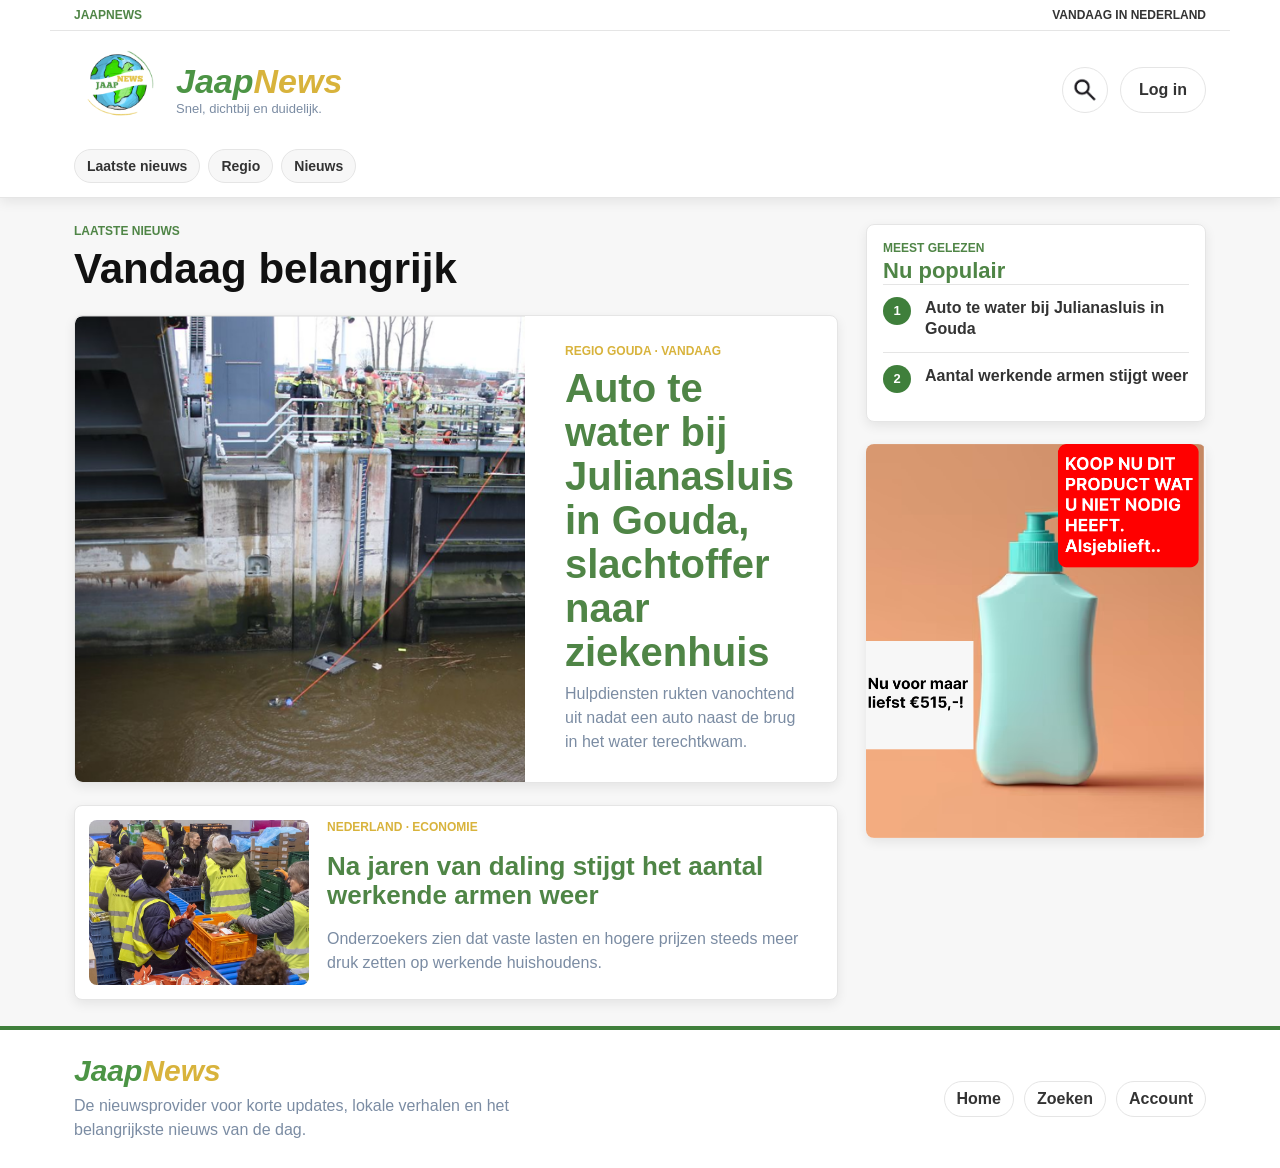
<file: index.html>
<!DOCTYPE html>
<html lang="nl">

<head>
    <meta charset="UTF-8">
    <meta name="viewport" content="width=device-width, initial-scale=1.0">
    <title>JaapNews</title>

    <link rel="icon" href="./images/LOGO.png">
    <link rel="stylesheet" href="./css/style.css">
    <script src="./js/session.js" defer></script>
    <script src="./js/layout.js" defer></script>
    <script src="./js/home.js" defer></script>
</head>

<body>

<div class="page-layout">
    <site-header show-create></site-header>

    <main class="site-container content-layout">
        <section class="main-feed" aria-labelledby="latest-title">
            <div class="section-heading">
                <span class="eyebrow">Laatste nieuws</span>
                <h1 id="latest-title">Vandaag belangrijk</h1>
            </div>

            <div class="home-feed" data-home-feed>
                <p class="empty-results">Artikelen laden...</p>
            </div>
        </section>

        <aside class="sidebar" aria-label="Zijbalk">
            <section class="side-panel">
                <div class="section-heading compact">
                    <span class="eyebrow">Meest gelezen</span>
                    <h2>Nu populair</h2>
                </div>

                <ol class="trending-list" data-trending-list></ol>
            </section>

            <aside class="ad-section" aria-label="Advertentie">
                <img src="images/AD-Phone.png" alt="Advertentie" class="ad ad-phone">
                <img src="images/AD-Laptop.png" alt="Advertentie" class="ad ad-laptop">
            </aside>
        </aside>
    </main>

    <site-footer></site-footer>
</div>

</body>

</html>
</file>
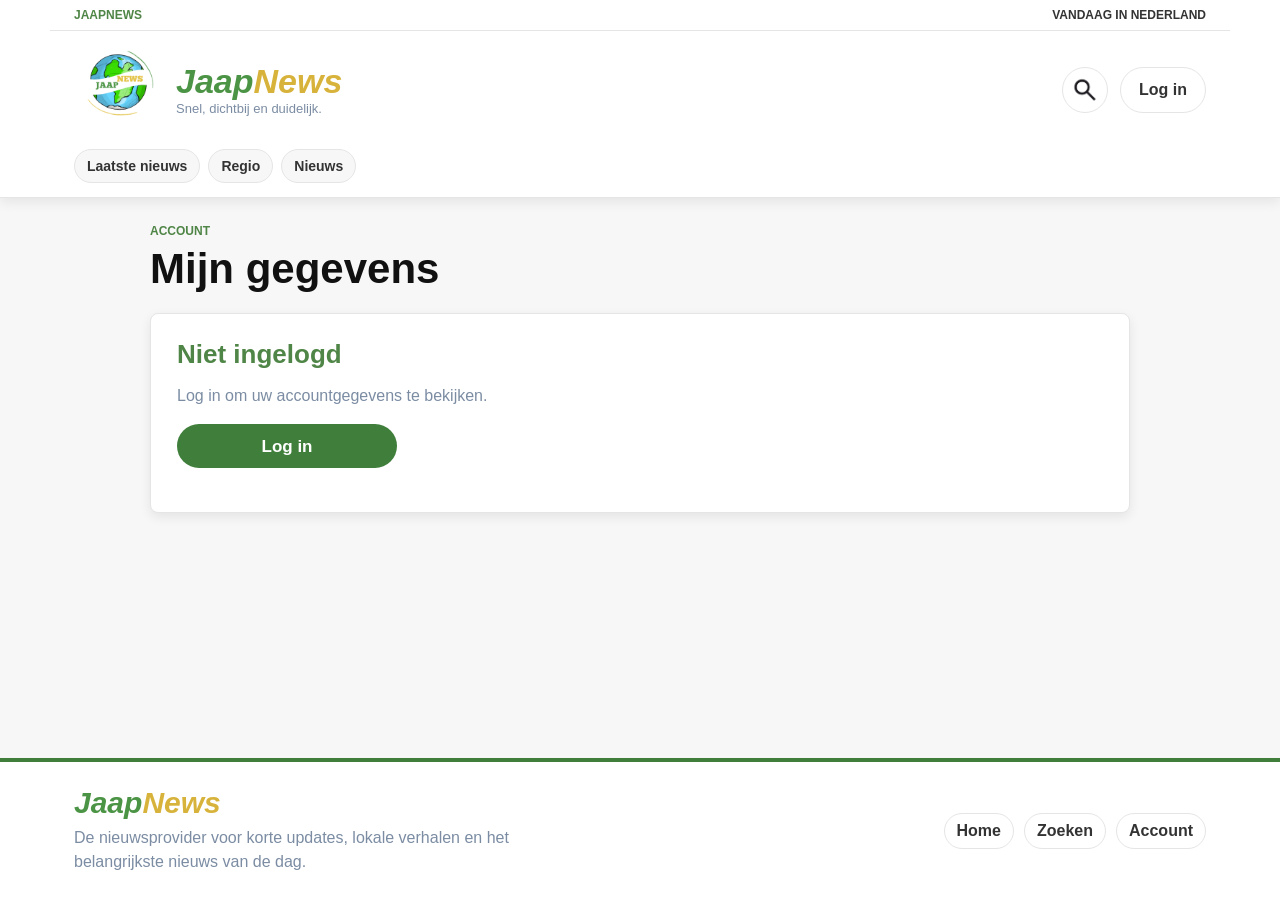
<file: pages/account.html>
<!DOCTYPE html>
<html lang="nl">

<head>
    <meta charset="UTF-8">
    <meta name="viewport" content="width=device-width, initial-scale=1.0">
    <title>JaapNews - Account</title>

    <link rel="icon" href="../images/LOGO.png">
    <link rel="stylesheet" href="../css/style.css">
    <script src="../js/session.js" defer></script>
    <script src="../js/layout.js" defer></script>
    <script src="../js/account.js" defer></script>
</head>

<body>

<div class="page-layout">
    <site-header show-create></site-header>

    <main class="account-page site-container">
        <section class="account-shell" aria-labelledby="account-title">
            <div class="section-heading">
                <span class="eyebrow">Account</span>
                <h1 id="account-title">Mijn gegevens</h1>
            </div>

            <div data-account-content>
                <p class="empty-results">Account laden...</p>
            </div>
        </section>
    </main>

    <site-footer></site-footer>
</div>

</body>

</html>
</file>
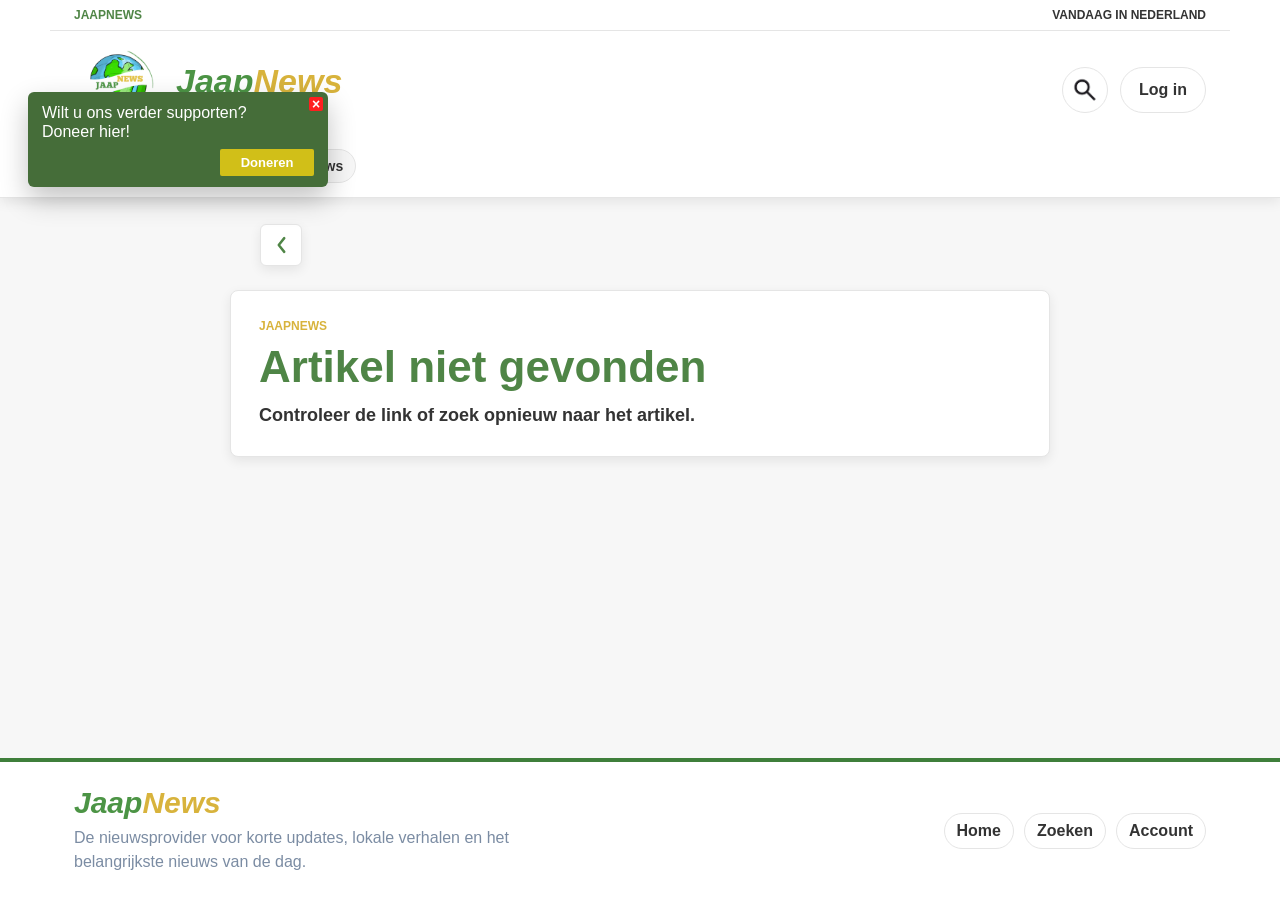
<file: pages/article.html>
<!DOCTYPE html>
<html lang="nl">

<head>
    <meta charset="UTF-8">
    <meta name="viewport" content="width=device-width, initial-scale=1.0">
    <title data-page-title>JaapNews - Artikel</title>

    <link rel="icon" href="../images/LOGO.png">
    <link rel="stylesheet" href="../css/style.css">
    <script src="../js/session.js" defer></script>
    <script src="../js/layout.js" defer></script>
    <script src="../js/article.js" defer></script>
</head>

<body>

<div class="page-layout">
    <site-header></site-header>

    <main class="article-page site-container">
        <div class="page-toolbar">
            <button class="back-btn" type="button" onclick="history.back()" aria-label="Vorige pagina"></button>
        </div>

        <div data-article>
            <article class="article-content">
                <header class="article-header">
                    <p class="story-meta">JaapNews</p>
                    <h1>Artikel laden...</h1>
                    <p class="article-deck">Een moment geduld.</p>
                </header>
            </article>
        </div>
    </main>

    <site-footer></site-footer>
</div>

</body>

</html>
</file>
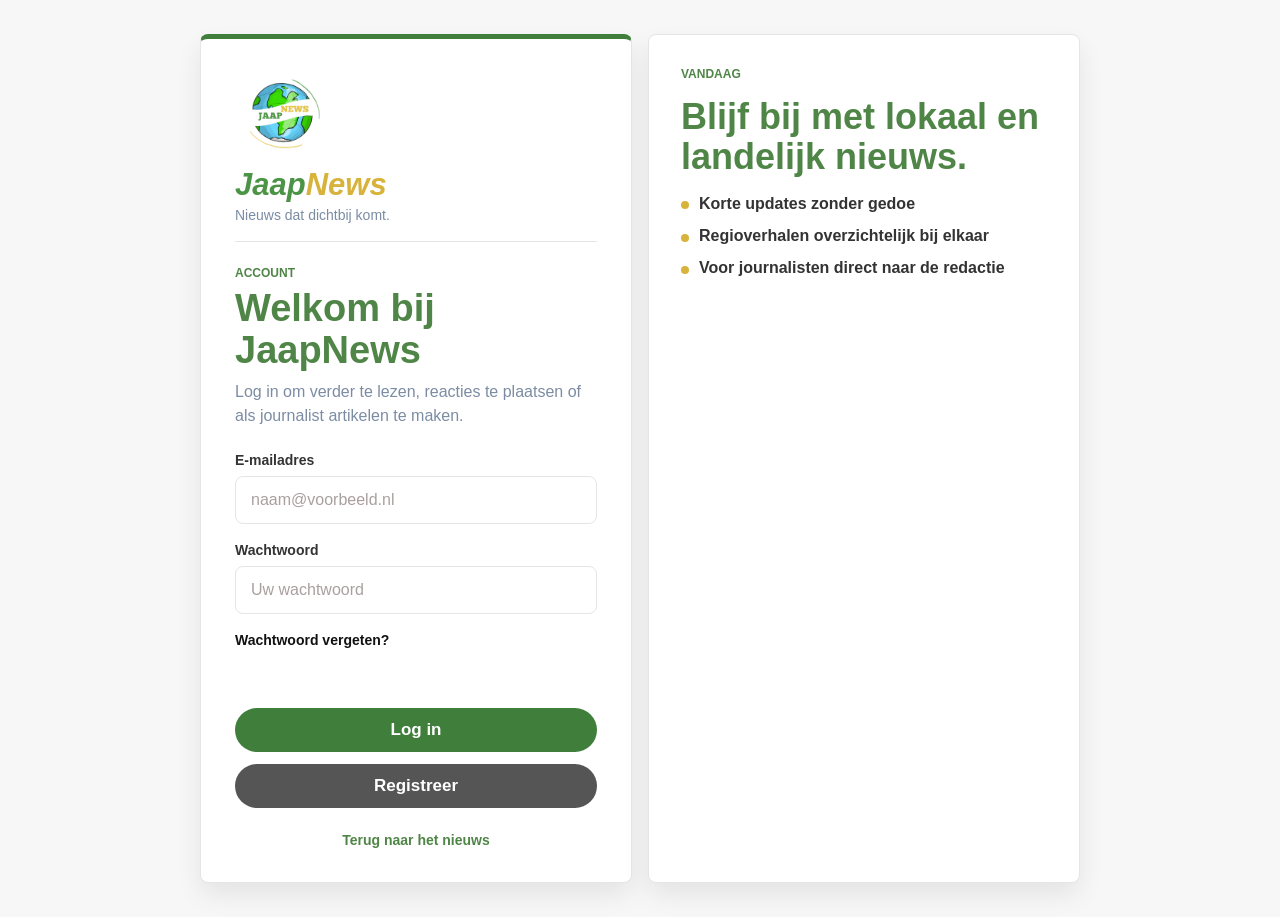
<file: pages/create-article.html>
<!DOCTYPE html>
<html lang="nl">

<head>
    <meta charset="UTF-8">
    <meta name="viewport" content="width=device-width, initial-scale=1.0">
    <title>JaapNews - Cre&euml;er artikel</title>

    <link rel="icon" href="../images/LOGO.png">
    <link rel="stylesheet" href="../css/style.css">
    <script src="../js/session.js" defer></script>
    <script src="../js/layout.js" defer></script>
    <script src="../js/create-article.js" defer></script>
</head>

<body>

<div class="page-layout">
    <site-header></site-header>

    <main class="create-page" data-journalist-content hidden>
        <section class="create-shell" aria-labelledby="create-title">
            <header class="create-header">
                <button class="back-btn" type="button" onclick="history.back()" aria-label="Vorige pagina"></button>

                <div class="create-title-copy">
                    <span class="eyebrow">Redactie</span>
                    <h1 id="create-title">Cre&euml;er artikel</h1>
                    <p>Schrijf kort, duidelijk en nieuwswaardig. De belangrijkste informatie hoort bovenaan.</p>
                </div>

                <p class="editor-status">Concept</p>
            </header>

            <div class="create-layout">
                <form class="create-form" data-create-form>
                    <div class="editor-card">
                        <div class="editor-card-header">
                            <span class="eyebrow">Artikel</span>
                            <span>Nieuwe publicatie</span>
                        </div>

                        <div class="field-group title-field">
                            <label for="article-title">Titel</label>
                            <input id="article-title" type="text"
                                   placeholder="Bijvoorbeeld: Auto te water bij Julianasluis" required>
                            <p class="field-help">Maak de titel concreet en actief.</p>
                        </div>

                        <div class="field-group">
                            <label for="article-summary">Korte intro</label>
                            <input id="article-summary" type="text" placeholder="Vat het nieuws samen in een zin" required>
                            <p class="field-help">Een goede intro vertelt meteen wat er is gebeurd en waarom het
                                telt.</p>
                        </div>

                        <div class="field-group">
                            <label for="article-text">Artikeltekst</label>
                            <textarea id="article-text" placeholder="Schrijf hier het volledige artikel" required></textarea>
                            <p class="field-help">Begin met de kern, voeg daarna context en details toe.</p>
                        </div>
                    </div>

                    <div class="form-actions">
                        <p class="create-message" data-create-message aria-live="polite"></p>
                        <button type="submit" class="btn btn-primary">Maak artikel</button>
                        <a href="../index.html" class="btn btn-secondary">Annuleren</a>
                    </div>
                </form>

                <aside class="editor-sidebar" aria-label="Artikel instellingen">
                    <section class="editor-panel">
                        <div>
                            <span class="eyebrow">Rubriek</span>
                            <h2>Categorie&euml;n</h2>
                        </div>

                        <div class="category-list">
                            <button type="button" data-category="Sport">Sport</button>
                            <button type="button" data-category="Cultuur">Cultuur</button>
                            <button type="button" data-category="Regio">Regio</button>
                            <button type="button" data-category="Ongeval">Ongeval</button>
                            <button type="button" data-category="Weer">Weer</button>
                            <button type="button" data-category="Politiek">Politiek</button>
                        </div>
                    </section>

                    <section class="editor-panel">
                        <div>
                            <span class="eyebrow">Media</span>
                            <h2>Beeld</h2>
                        </div>

                        <input class="visually-hidden" id="article-image" type="file" accept="image/*" data-image-input>
                        <button type="button" class="image-upload" data-image-button>
                            <img src="../images/select-image.png" alt="" data-image-preview>
                            <span data-image-label>Kies afbeelding</span>
                        </button>
                    </section>

                    <section class="editor-panel checklist-panel">
                        <div>
                            <span class="eyebrow">Voor livegang</span>
                            <h2>Publicatiecheck</h2>
                        </div>

                        <ul>
                            <li>Titel is duidelijk</li>
                            <li>Intro geeft de kern</li>
                            <li>Categorie is gekozen</li>
                        </ul>
                    </section>
                </aside>
            </div>
        </section>
    </main>

    <site-footer></site-footer>
</div>

</body>

</html>
</file>
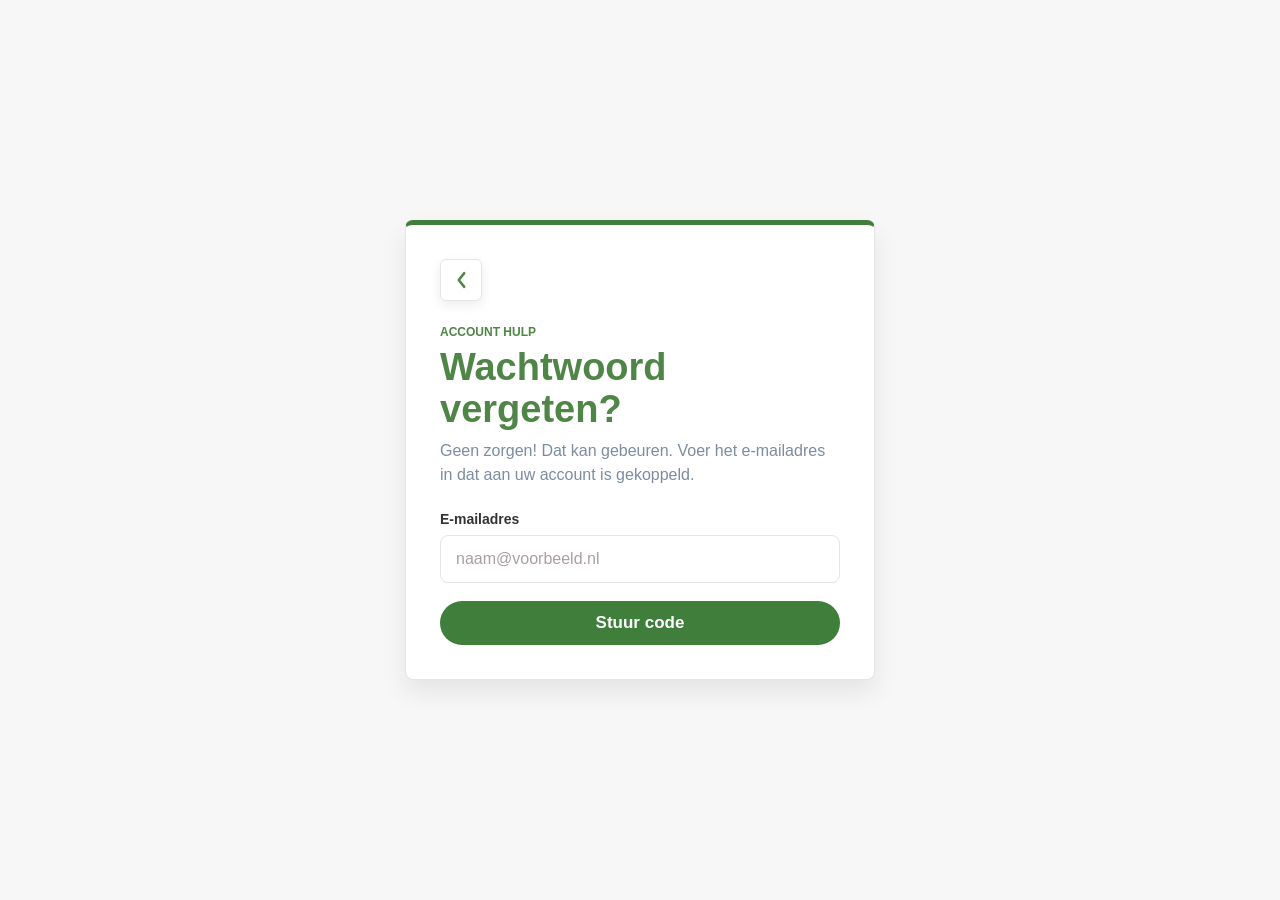
<file: pages/forgot-password.html>
<!DOCTYPE html>
<html lang="nl">

<head>
    <meta charset="UTF-8">
    <meta name="viewport" content="width=device-width, initial-scale=1.0">
    <title>JaapNews - Wachtwoord vergeten</title>

    <link rel="icon" href="../images/LOGO.png">
    <link rel="stylesheet" href="../css/style.css">
</head>

<body>

<main class="auth-page">
    <section class="auth-shell compact-auth" aria-labelledby="forgot-title">
        <div class="auth-card forgot-card">
            <button class="back-btn" type="button" onclick="history.back()" aria-label="Vorige pagina"></button>

            <div class="auth-intro">
                <span class="eyebrow">Account hulp</span>
                <h2 id="forgot-title">Wachtwoord vergeten?</h2>
                <p>Geen zorgen! Dat kan gebeuren. Voer het e-mailadres in dat aan uw account is gekoppeld.</p>
            </div>

            <form class="auth-form">
                <div class="field-group">
                    <label for="email">E-mailadres</label>
                    <input type="email" id="email" placeholder="naam@voorbeeld.nl">
                </div>

                <div class="auth-actions">
                    <a href="login.html" class="btn btn-primary">Stuur code</a>
                </div>
            </form>
        </div>
    </section>
</main>

</body>

</html>
</file>
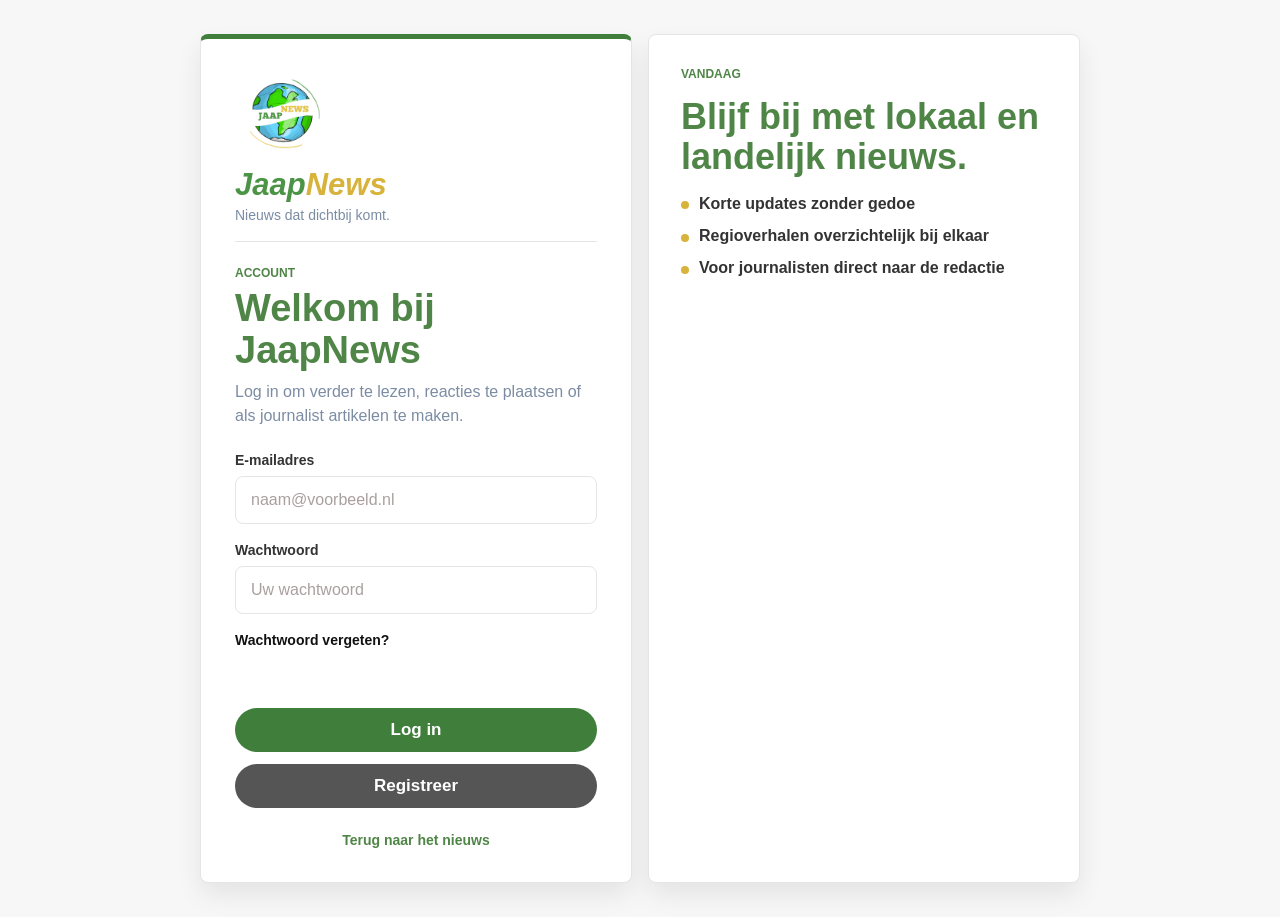
<file: pages/login.html>
<!DOCTYPE html>
<html lang="nl">

<head>
    <meta charset="UTF-8">
    <meta name="viewport" content="width=device-width, initial-scale=1.0">
    <title>JaapNews - Login</title>

    <link rel="icon" href="../images/LOGO.png">
    <link rel="stylesheet" href="../css/style.css">
    <script src="../js/session.js" defer></script>
    <script src="../js/auth.js" defer></script>
</head>

<body>

<main class="auth-page">
    <section class="auth-shell" aria-labelledby="login-title">
        <div class="auth-card">
            <div class="auth-brand">
                <img src="../images/LOGO.png" alt="JaapNews logo" class="auth-logo">
                <div>
                    <span class="brand-name"><span class="jaap">Jaap</span><span class="news">News</span></span>
                    <p>Nieuws dat dichtbij komt.</p>
                </div>
            </div>

            <div class="auth-intro">
                <span class="eyebrow">Account</span>
                <h1 id="login-title">Welkom bij JaapNews</h1>
                <p>Log in om verder te lezen, reacties te plaatsen of als journalist artikelen te maken.</p>
            </div>

            <form class="auth-form" data-login-form>
                <div class="field-group">
                    <label for="email">E-mailadres</label>
                    <input type="email" id="email" placeholder="naam@voorbeeld.nl" required>
                </div>

                <div class="field-group">
                    <label for="password">Wachtwoord</label>
                    <input type="password" id="password" placeholder="Uw wachtwoord" required>
                </div>

                <div class="auth-links">
                    <a href="forgot-password.html" class="forgot-password">Wachtwoord vergeten?</a>
                </div>

                <p class="auth-message" data-auth-message aria-live="polite"></p>

                <div class="auth-actions">
                    <button type="submit" class="btn btn-primary">Log in</button>
                    <button type="button" class="btn btn-secondary" data-register>Registreer</button>
                </div>
            </form>

            <a href="../index.html" class="back-home">Terug naar het nieuws</a>
        </div>

        <aside class="auth-news-panel" aria-label="JaapNews voordelen">
            <span class="eyebrow">Vandaag</span>
            <h2>Blijf bij met lokaal en landelijk nieuws.</h2>
            <ul>
                <li>Korte updates zonder gedoe</li>
                <li>Regioverhalen overzichtelijk bij elkaar</li>
                <li>Voor journalisten direct naar de redactie</li>
            </ul>
        </aside>
    </section>
</main>

</body>

</html>
</file>
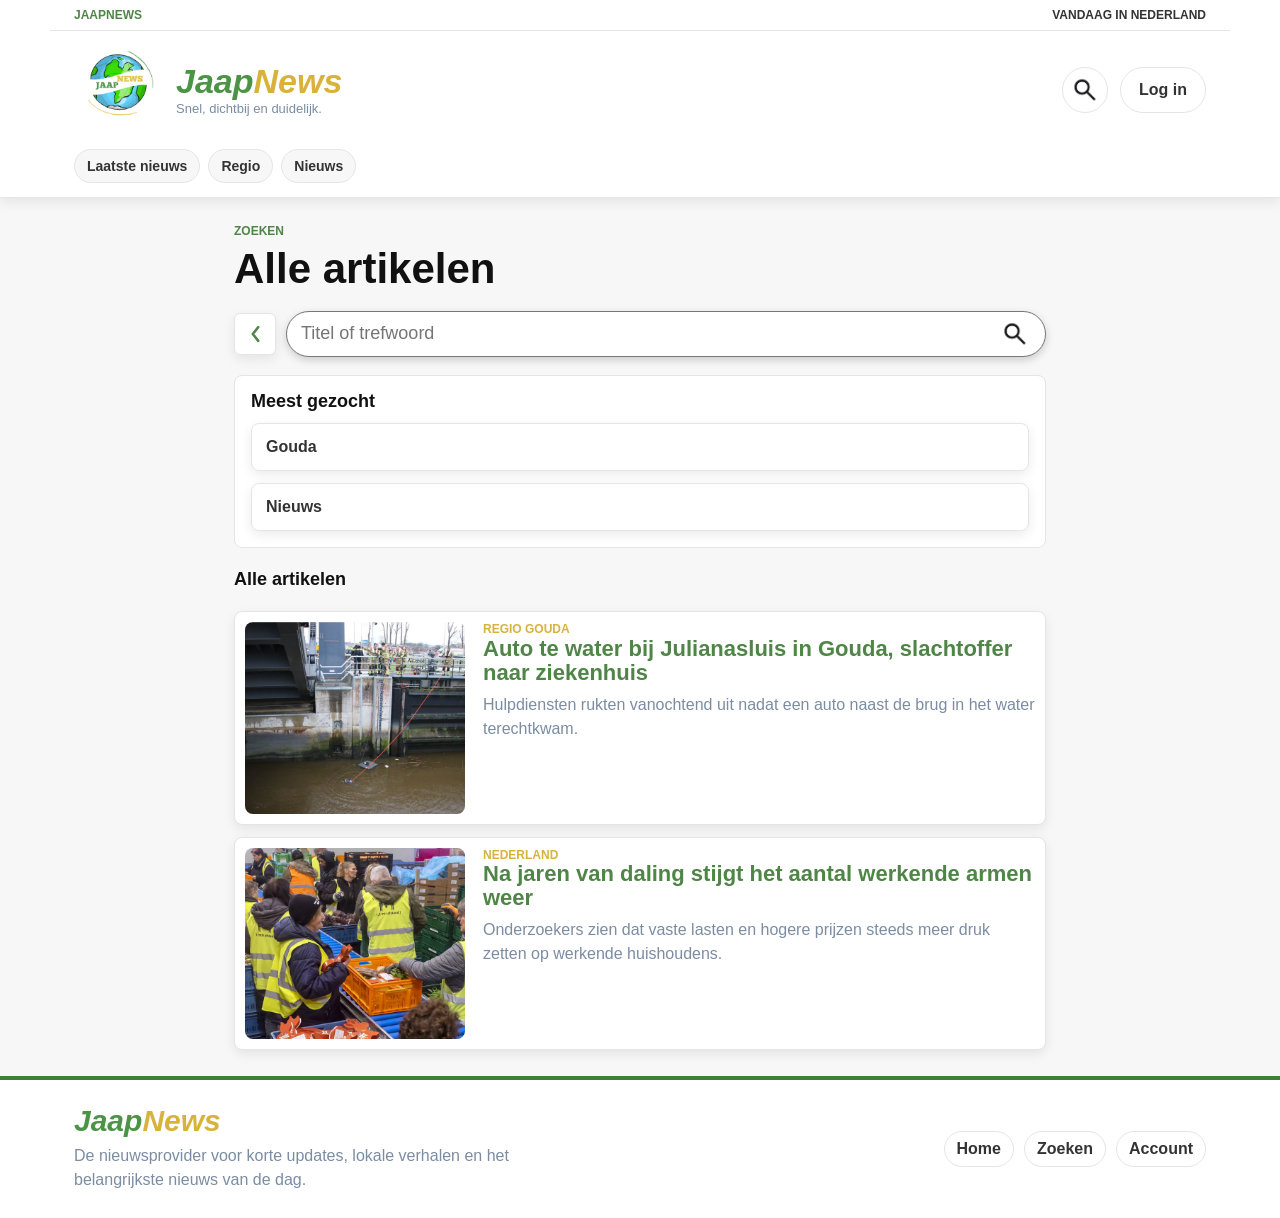
<file: pages/search.html>
<!DOCTYPE html>
<html lang="nl">

<head>
    <meta charset="UTF-8">
    <meta name="viewport" content="width=device-width, initial-scale=1.0">
    <title>JaapNews - Zoeken</title>

    <link rel="icon" href="../images/LOGO.png">
    <link rel="stylesheet" href="../css/style.css">
    <script src="../js/session.js" defer></script>
    <script src="../js/layout.js" defer></script>
    <script src="../js/search.js" defer></script>
</head>

<body>

<div class="page-layout">
    <site-header></site-header>

    <main class="search-page site-container">
        <div class="section-heading">
            <span class="eyebrow" data-search-prefix>Zoeken</span>
            <h1 data-search-heading>Vind nieuws dat ertoe doet</h1>
        </div>

        <form class="search-bar" data-search-form>
            <button class="back-btn" type="button" onclick="history.back()" aria-label="Vorige pagina"></button>

            <div class="search-box">
                <label class="visually-hidden" for="search-input">Titel of trefwoord</label>
                <input id="search-input" type="text" placeholder="Titel of trefwoord" data-search-input>
                <button class="search-submit" type="submit" aria-label="Zoeken">
                    <img src="../images/search.png" alt="">
                </button>
            </div>
        </form>

        <section class="search-section" aria-labelledby="popular-title" data-popular-searches>
            <h2 class="search-title" id="popular-title"><strong>Meest gezocht</strong></h2>

            <div class="popular-list">
                <a href="search.html?q=Gouda" class="popular-item">Gouda</a>
                <a href="search.html?q=Nieuws" class="popular-item">Nieuws</a>
            </div>
        </section>

        <p class="search-title" data-search-title><strong>Alle artikelen</strong></p>

        <section class="search-results" aria-label="Zoekresultaten" data-search-results>
            <p class="empty-results">Artikelen laden...</p>
        </section>
    </main>

    <site-footer></site-footer>
</div>

</body>

</html>
</file>
<file: css/style.css>
:root {
    --white: #fff;
    --surface: #f7f7f7;
    --page-gray: #d9d9d9;
    --auth-gray: #b3b3b3;
    --green: #4f8546;
    --green-action: #3f7f3b;
    --footer-green: #4c9445;
    --gold: #d8b33c;
    --text: #111;
    --text-soft: #7b8ca3;
    --title: #333;
    --button-dark: #555;
    --border: #e5e5e5;
    --search-border: #777;
    --placeholder: #aa9f9f;
    --upload-bg: #eee;
    --link-blue: #2f6bff;
    --shadow: 0 12px 26px rgba(0, 0, 0, 0.08);
    --small-shadow: 0 4px 12px rgba(0, 0, 0, 0.08);
    --search-shadow: 0 3px 8px rgba(0, 0, 0, 0.18);
}

* {
    box-sizing: border-box;
    margin: 0;
    padding: 0;
}

html,
body {
    min-height: 100%;
}

body {
    margin: 0;
    background: var(--surface);
    color: var(--text);
    font-family: Arial, sans-serif;
}

button,
input,
textarea {
    font: inherit;
}

button {
    color: inherit;
}

a {
    color: inherit;
    text-decoration: none;
}

img {
    display: block;
    max-width: 100%;
    border-radius: 8px;
}

h1,
h2,
h3,
p {
    margin: 0;
}

h1,
h2,
h3 {
    color: var(--text);
    line-height: 1.1;
}

p {
    color: var(--text-soft);
    font-size: 16px;
    line-height: 1.5;
}

.hidden {
    display: none !important;
}

.visually-hidden {
    position: absolute;
    width: 1px;
    height: 1px;
    overflow: hidden;
    clip: rect(0, 0, 0, 0);
    white-space: nowrap;
}

.page-layout {
    display: grid;
    grid-template-rows: auto 1fr auto;
    min-height: 100svh;
}

.site-container {
    width: min(100%, 1180px);
    margin: 0 auto;
    padding: 18px 16px;
}

site-header,
site-footer {
    display: block;
}

.header,
.footer,
.news-card,
.side-panel,
.account-card,
.account-article,
.auth-card,
.auth-news-panel,
.article-content,
.comments,
.search-section,
.popular-item,
.result-card,
.create-header,
.editor-card,
.editor-panel,
.form-actions {
    background: var(--white);
    border: 1px solid var(--border);
    border-radius: 8px;
}

.header {
    border-width: 0 0 1px;
    border-radius: 0;
    box-shadow: var(--small-shadow);
}

.footer {
    border-width: 4px 0 0;
    border-color: var(--green-action);
    border-radius: 0;
}

.news-card,
.side-panel,
.account-card,
.account-article,
.article-content,
.comments,
.popular-item,
.result-card,
.editor-card,
.editor-panel,
.form-actions {
    box-shadow: var(--small-shadow);
}

.auth-card,
.auth-news-panel,
.create-header {
    box-shadow: var(--shadow);
}

.header-kicker,
.header-inner,
.brand-wrap,
.logo-link,
.header-right,
.footer-links,
.editor-card-header,
.auth-links,
.image-upload {
    display: flex;
    align-items: center;
}

.header-kicker {
    justify-content: space-between;
    gap: 12px;
    padding-top: 8px;
    padding-bottom: 8px;
    border-bottom: 1px solid var(--border);
    color: var(--title);
    font-size: 12px;
    font-weight: 700;
    text-transform: uppercase;
}

.header-kicker span:first-child,
.eyebrow,
.section-heading h2,
.news-card h2,
.article-header h1,
.auth-intro h1,
.auth-intro h2,
.auth-news-panel h2,
.result-card h2,
.create-header h1,
.editor-panel h2 {
    color: var(--green);
}

.header-inner {
    justify-content: space-between;
    gap: 16px;
    padding-top: 12px;
    padding-bottom: 12px;
}

.brand-wrap {
    min-width: 0;
    gap: 12px;
}

.logo-link,
.search-btn,
.create-btn,
.back-btn {
    flex: 0 0 auto;
}

.logo {
    width: 64px;
}

.brand-copy,
.section-heading,
.content-layout,
.home-feed,
.account-page,
.account-shell,
.account-grid,
.account-card,
.account-details,
.account-articles,
.account-article-copy,
.account-article-actions,
.main-feed,
.sidebar,
.news-list,
.news-card,
.news-card-body,
.image-fallback,
.auth-page,
.auth-shell,
.auth-card,
.auth-intro,
.auth-form,
.auth-actions,
.auth-news-panel,
.auth-news-panel ul,
.article-page,
.article-content,
.article-header,
.article-body,
.search-page,
.search-section,
.popular-list,
.search-results,
.create-page,
.create-shell,
.create-header,
.create-title-copy,
.create-layout,
.create-form,
.editor-card,
.editor-sidebar,
.editor-panel,
.checklist-panel ul,
.form-actions {
    display: grid;
}

.brand-copy {
    gap: 3px;
    min-width: 0;
}

.brand-name,
.footer-brand {
    display: inline-flex;
    align-items: baseline;
    font-style: italic;
    font-weight: 700;
    line-height: 1;
}

.brand-name {
    font-size: 24px;
}

.brand-tagline {
    display: none;
    color: var(--text-soft);
    font-size: 13px;
}

.header-right {
    justify-content: flex-end;
    gap: 8px;
}

.search-btn,
.create-btn,
.back-btn,
.btn,
.search-submit,
.editor-status {
    display: grid;
    place-items: center;
    cursor: pointer;
}

.search-btn {
    width: 42px;
    height: 42px;
    border: 1px solid var(--border);
    border-radius: 999px;
    background: var(--white);
}

.search-icon {
    width: 24px;
    height: 24px;
    border-radius: 0;
}

.logout {
    display: inline-grid;
    min-height: 40px;
    place-items: center;
    padding: 0 12px;
    border: 1px solid var(--border);
    border-radius: 999px;
    background: var(--white);
    color: var(--title);
    font-size: 14px;
    font-weight: 700;
}

.category-nav {
    display: flex;
    gap: 8px;
    overflow-x: auto;
    padding-top: 0;
    padding-bottom: 12px;
}

.category-nav a,
.footer-links a {
    flex: 0 0 auto;
    padding: 8px 12px;
    border: 1px solid var(--border);
    border-radius: 999px;
    color: var(--title);
    font-weight: 700;
}

.category-nav a {
    background: var(--surface);
    font-size: 14px;
}

.footer-inner {
    display: grid;
    gap: 18px;
    padding-top: 24px;
    padding-bottom: 24px;
}

.footer-brand {
    margin-bottom: 8px;
    font-size: 30px;
}

.footer-inner p {
    max-width: 520px;
}

.footer-links {
    flex-wrap: wrap;
    gap: 10px;
}

.jaap {
    color: var(--footer-green);
}

.news {
    color: var(--gold);
}

.section-heading {
    gap: 8px;
}

.section-heading h1 {
    font-size: 34px;
}

.section-heading h2 {
    font-size: 22px;
}

.section-heading.compact {
    gap: 4px;
}

.eyebrow,
.story-meta {
    font-size: 12px;
    font-weight: 700;
    line-height: 1.2;
    text-transform: uppercase;
}

.story-meta {
    color: var(--gold);
}

.btn {
    width: 100%;
    max-width: 250px;
    min-height: 44px;
    border: none;
    border-radius: 999px;
    color: var(--white);
    font-size: 17px;
    font-weight: 700;
    line-height: 1;
    text-align: center;
}

.btn-primary {
    margin-bottom: 18px;
    background: var(--green-action);
}

.btn-secondary {
    background: var(--button-dark);
}

.btn-danger {
    background: #b73535;
}

.create-btn {
    width: 40px;
    height: 40px;
    border: 1px solid var(--green-action);
    border-radius: 999px;
    background: var(--green-action);
    color: var(--white);
    font-size: 30px;
    font-weight: 700;
    line-height: 1;
}

.back-btn {
    width: 42px;
    height: 42px;
    border: 1px solid var(--border);
    border-radius: 6px;
    background: var(--white);
    box-shadow: var(--small-shadow);
    color: var(--green);
    transition: border-color 0.18s ease, background 0.18s ease, transform 0.18s ease;
}

.back-btn::before {
    content: "";
    width: 16px;
    height: 22px;
    background: center / contain no-repeat url("data:image/svg+xml,%3Csvg xmlns='http://www.w3.org/2000/svg' viewBox='0 0 16 24'%3E%3Cpath d='M11 4.5 5 12l6 7.5' fill='none' stroke='%234f8546' stroke-width='2.7' stroke-linecap='round' stroke-linejoin='round'/%3E%3C/svg%3E");
}

.back-btn:hover,
.back-btn:focus {
    border-color: var(--green-action);
    background: var(--white);
    transform: translateX(-1px);
}

.page-toolbar {
    display: flex;
    width: min(100%, 760px);
    margin: 0 auto;
}

.field-group {
    display: grid;
    gap: 8px;
    width: 100%;
}

.field-group label {
    color: var(--title);
    font-size: 14px;
    font-weight: 700;
}

.field-group input,
.field-group textarea {
    width: 100%;
    border: 1px solid var(--border);
    border-radius: 8px;
    background: var(--white);
    outline: none;
}

.field-group input:focus,
.field-group textarea:focus,
.search-box:focus-within,
.comments input:focus {
    border-color: var(--green-action);
    box-shadow: 0 0 0 3px rgba(63, 127, 59, 0.14);
}

.auth-form input::placeholder,
.create-form input::placeholder,
.create-form textarea::placeholder {
    color: var(--placeholder);
}

.content-layout,
.home-feed,
.main-feed,
.sidebar {
    gap: 22px;
    align-items: start;
}

.news-list {
    gap: 16px;
}

.news-card {
    gap: 12px;
    padding: 14px;
}

.news-card-body {
    gap: 8px;
}

.news-card h2 {
    font-size: 22px;
}

.news-card,
.news-card-body,
.result-card,
.account-article,
.account-article-copy {
    min-width: 0;
}

.news-card h2,
.news-card p,
.result-card h2,
.account-article-copy h2,
.account-article-copy p {
    overflow-wrap: anywhere;
}

.lead-story {
    padding: 0;
    overflow: hidden;
}

.lead-story .news-card-body {
    padding: 0 14px 16px;
}

.lead-story h2 {
    font-size: 28px;
}

.news-card:hover h2,
.result-card:hover h2,
.trending-list a:hover {
    text-decoration: underline;
}

.news-image,
.article-image,
.image-fallback {
    width: 100%;
    aspect-ratio: 16 / 10;
    background: var(--page-gray);
    object-fit: cover;
}

.lead-story .news-image,
.lead-story .image-fallback {
    border-radius: 8px 8px 0 0;
}

.image-fallback {
    place-items: center;
    padding: 18px;
    color: var(--text-soft);
    font-weight: 700;
    text-align: center;
}

.side-panel {
    gap: 16px;
    padding: 16px;
}

.trending-list {
    display: grid;
    gap: 0;
    list-style: none;
    counter-reset: trending;
}

.trending-list li {
    display: grid;
    grid-template-columns: 32px minmax(0, 1fr);
    gap: 10px;
    padding: 12px 0;
    border-top: 1px solid var(--border);
    counter-increment: trending;
}

.trending-list li::before {
    content: counter(trending);
    display: grid;
    width: 28px;
    height: 28px;
    place-items: center;
    border-radius: 999px;
    background: var(--green-action);
    color: var(--white);
    font-size: 13px;
    font-weight: 700;
}

.trending-list a {
    color: var(--title);
    font-weight: 700;
    line-height: 1.35;
}

.ad-section {
    display: grid;
    justify-items: center;
}

.ad {
    width: 100%;
    max-width: 360px;
    box-shadow: var(--small-shadow);
}

.ad-phone {
    display: block;
}

.ad-laptop {
    display: none;
}

.donation-popup {
    position: fixed;
    z-index: 1000;
    top: 14px;
    right: 12px;
    left: 12px;
    display: grid;
    grid-template-columns: minmax(0, 1fr) auto;
    gap: 8px 14px;
    align-items: center;
    width: auto;
    padding: 11px 14px;
    border-radius: 6px;
    background: #456d39;
    box-shadow: 0 12px 28px rgba(0, 0, 0, 0.24);
    color: var(--white);
    animation: donation-pop-in 0.34s ease-out both;
}

.donation-popup p {
    grid-column: 1 / -1;
    padding-right: 18px;
    color: var(--white);
    font-size: 16px;
    line-height: 1.2;
}

.donation-button {
    grid-column: 2;
    justify-self: end;
    min-width: 94px;
    padding: 6px 12px;
    border-radius: 2px;
    background: #d1bf18;
    color: var(--white);
    font-size: 13px;
    font-weight: 700;
    text-align: center;
}

.donation-close {
    position: absolute;
    top: 5px;
    right: 5px;
    display: grid;
    width: 14px;
    height: 14px;
    place-items: center;
    border: 0;
    border-radius: 2px;
    background: #ff1f1f;
    color: var(--white);
    font-size: 14px;
    font-weight: 700;
    line-height: 1;
    cursor: pointer;
}

@keyframes donation-pop-in {
    from {
        opacity: 0;
        transform: translateY(14px) scale(0.96);
    }

    to {
        opacity: 1;
        transform: translateY(0) scale(1);
    }
}

@media (prefers-reduced-motion: reduce) {
    .donation-popup {
        animation: none;
    }
}

.account-page {
    align-content: start;
}

.account-shell {
    gap: 20px;
    width: min(100%, 980px);
    margin: 0 auto;
}

.account-grid {
    gap: 18px;
    align-items: start;
}

.account-card {
    gap: 16px;
    padding: clamp(18px, 4vw, 26px);
    box-shadow: var(--small-shadow);
}

.account-card h2 {
    color: var(--green);
    font-size: 26px;
}

.account-card-heading {
    display: grid;
    gap: 5px;
}

.account-details {
    gap: 12px;
}

.account-details div {
    display: grid;
    gap: 4px;
    padding-top: 12px;
    border-top: 1px solid var(--border);
}

.account-details dt {
    color: var(--text-soft);
    font-size: 12px;
    font-weight: 700;
    text-transform: uppercase;
}

.account-details dd {
    color: var(--title);
    font-weight: 700;
}

.account-action {
    max-width: 220px;
}

.account-articles {
    gap: 14px;
}

.account-article {
    grid-template-columns: 120px minmax(0, 1fr);
    gap: 18px;
    align-items: start;
    padding: 16px;
    box-shadow: none;
}

.account-article img,
.account-article .image-fallback {
    width: 100%;
    aspect-ratio: 4 / 3;
    object-fit: cover;
}

.account-article-copy {
    gap: 10px;
    padding-top: 4px;
}

.account-article-copy h2 {
    color: var(--green);
    font-size: 18px;
}

.account-article-actions {
    grid-template-columns: repeat(2, minmax(0, 140px));
    gap: 10px;
    margin-top: 4px;
}

.account-article-actions .btn {
    max-width: none;
    min-height: 38px;
    font-size: 14px;
}

.auth-page {
    min-height: 100svh;
    place-items: center;
    padding: clamp(16px, 5vw, 34px);
}

.auth-shell {
    grid-template-columns: repeat(auto-fit, minmax(min(100%, 330px), 1fr));
    gap: 16px;
    align-items: stretch;
    width: min(100%, 880px);
}

.compact-auth {
    width: min(100%, 470px);
    grid-template-columns: 1fr;
}

.auth-card {
    gap: clamp(18px, 4vw, 24px);
    width: 100%;
    padding: clamp(20px, 5vw, 34px);
    border-top: 5px solid var(--green-action);
}

.auth-brand {
    gap: clamp(12px, 3vw, 16px);
    padding-bottom: 16px;
    border-bottom: 1px solid var(--border);
}

.auth-logo {
    width: clamp(74px, 18vw, 96px);
}

.auth-brand .brand-name {
    margin-bottom: 6px;
    font-size: clamp(24px, 7vw, 31px);
}

.auth-brand p {
    font-size: 14px;
    line-height: 1.35;
}

.auth-intro {
    gap: 8px;
}

.auth-intro h1,
.auth-intro h2 {
    font-size: clamp(28px, 8vw, 38px);
}

.auth-form {
    justify-items: center;
    gap: 18px;
    width: 100%;
}

.auth-form input {
    height: 48px;
    padding: 0 15px;
}

.auth-links {
    flex-wrap: wrap;
    justify-content: space-between;
    gap: 8px;
    width: 100%;
    margin-bottom: 4px;
}

.forgot-password,
.journalist-login,
.back-home,
.auth-message {
    font-size: 14px;
    font-weight: 700;
}

.auth-message {
    min-height: 20px;
    color: var(--green);
    text-align: center;
}

.journalist-login {
    color: var(--link-blue);
}

.auth-actions {
    gap: 12px;
    width: 100%;
}

.auth-actions .btn,
.form-actions .btn {
    max-width: none;
}

.auth-actions .btn-primary,
.form-actions .btn-primary {
    margin-bottom: 0;
}

.back-home {
    justify-self: center;
    color: var(--green);
}

.auth-news-panel {
    align-content: start;
    gap: 16px;
    min-height: 260px;
    padding: clamp(20px, 5vw, 32px);
}

.auth-news-panel h2 {
    font-size: clamp(26px, 6vw, 36px);
}

.auth-news-panel ul {
    gap: 10px;
    list-style: none;
}

.auth-news-panel li {
    position: relative;
    padding-left: 18px;
    color: var(--title);
    font-weight: 700;
    line-height: 1.4;
}

.auth-news-panel li::before,
.checklist-panel li::before {
    content: "";
    position: absolute;
    left: 0;
    border-radius: 999px;
}

.auth-news-panel li::before {
    top: 0.55em;
    width: 8px;
    height: 8px;
    background: var(--gold);
}

.forgot-card {
    align-content: start;
}

.forgot-card .back-btn {
    justify-self: start;
}

.article-page {
    align-content: start;
    gap: 24px;
}

[data-article] {
    display: grid;
    gap: 28px;
    width: 100%;
    min-width: 0;
    justify-items: center;
}

.article-content {
    gap: 22px;
    width: min(100%, 760px);
    max-width: 100%;
    min-width: 0;
    margin: 0 auto;
    padding: clamp(20px, 4vw, 30px);
}

.article-header {
    gap: 10px;
    min-width: 0;
}

.article-header h1 {
    font-size: 32px;
}

.article-deck {
    color: var(--title);
    font-size: 18px;
    font-weight: 700;
    line-height: 1.45;
}

.article-header h1,
.article-deck,
.article-body p,
.comment h3,
.comment p {
    overflow-wrap: anywhere;
}

.article-image {
    max-width: 100%;
    aspect-ratio: 16 / 9;
}

.article-body {
    gap: 18px;
    min-width: 0;
}

.article-body p {
    color: var(--text);
    font-size: 17px;
    line-height: 1.65;
}

.comments {
    width: min(100%, 760px);
    max-width: 100%;
    min-width: 0;
    margin: 0 auto;
    overflow: hidden;
}

.comments h2 {
    padding: 14px 18px;
    background: var(--green-action);
    color: var(--white);
    font-size: 15px;
    letter-spacing: 0;
}

.comment {
    padding: 16px 18px;
    border-bottom: 1px solid var(--border);
}

.comment h3 {
    margin-bottom: 5px;
    color: var(--title);
    font-size: 15px;
}

.comment p {
    color: var(--text);
    font-size: 14px;
}

.comment-field {
    display: grid;
    grid-template-columns: minmax(0, 1fr) 112px;
    gap: 12px;
    align-items: center;
    padding: 18px;
    background: #fbfbfb;
}

.comments input {
    display: block;
    width: 100%;
    height: 44px;
    padding: 0 16px;
    border: 1px solid var(--border);
    border-radius: 999px;
    background: var(--white);
    outline: none;
}

.comment-submit {
    width: 100%;
    min-width: 0;
    max-width: none;
    min-height: 44px;
    height: 44px;
    margin-bottom: 0;
    padding: 0 16px;
    font-size: 14px;
    box-shadow: none;
}

.comment-submit:disabled {
    cursor: not-allowed;
    opacity: 0.55;
}

.comment-message {
    grid-column: 1 / -1;
    color: var(--green);
    font-size: 14px;
    font-weight: 700;
}

.comment-message a {
    color: var(--link-blue);
    text-decoration: underline;
}

.article-ad {
    width: min(100%, 760px);
    max-width: 100%;
    max-height: 360px;
    margin: 0 auto;
    object-fit: cover;
    object-position: 0 0;
    border-radius: 8px;
    box-shadow: var(--small-shadow);
}

@media (max-width: 520px) {
    .comment-field {
        grid-template-columns: 1fr;
    }

    .comment-submit {
        display: none;
    }
}

.search-page {
    align-content: start;
    gap: 18px;
}

.search-bar {
    display: grid;
    grid-template-columns: auto minmax(0, 1fr);
    gap: 10px;
    align-items: center;
}

.search-box {
    display: flex;
    align-items: center;
    min-height: 46px;
    padding: 0 14px;
    border: 1px solid var(--search-border);
    border-radius: 999px;
    background: var(--white);
    box-shadow: var(--search-shadow);
}

.search-box input {
    flex: 1;
    min-width: 0;
    border: none;
    outline: none;
    background: transparent;
    font-size: 18px;
}

.search-box img {
    width: 28px;
    border-radius: 0;
}

.search-submit {
    flex: 0 0 auto;
    width: 32px;
    height: 32px;
    border: none;
    background: transparent;
    padding: 0;
}

.search-section {
    gap: 12px;
    padding: 16px;
}

.search-title {
    color: var(--title);
    font-size: 18px;
}

.search-title strong {
    color: var(--text);
}

.empty-results {
    color: var(--title);
    font-weight: 700;
}

.popular-list,
.search-results {
    gap: 12px;
}

.popular-item {
    padding: 14px;
    color: var(--title);
    font-weight: 700;
}

.result-card {
    display: grid;
    grid-template-columns: 94px minmax(0, 1fr);
    gap: 12px;
    align-items: start;
    padding: 10px;
}

.result-card img,
.result-card .image-fallback {
    width: 100%;
    aspect-ratio: 1.15;
    object-fit: cover;
}

.result-card h2 {
    font-size: 18px;
}

.result-summary {
    margin-top: 8px;
    overflow-wrap: anywhere;
}

.create-page {
    min-height: 100%;
    place-items: start center;
    padding: clamp(18px, 4vw, 34px) 16px;
}

[data-journalist-content][hidden] {
    display: none;
}

.create-shell {
    gap: 18px;
    width: min(100%, 1120px);
}

.create-header {
    gap: 16px;
    padding: clamp(18px, 4vw, 28px);
    border-top: 5px solid var(--green-action);
}

.create-title-copy {
    gap: 8px;
}

.create-header h1 {
    font-size: clamp(32px, 7vw, 48px);
}

.create-header p {
    max-width: 620px;
}

.editor-status {
    width: fit-content;
    min-height: 32px;
    padding: 0 12px;
    border-radius: 999px;
    background: var(--green-action);
    color: var(--white);
    font-size: 13px;
    font-weight: 700;
    text-transform: uppercase;
}

.create-layout {
    gap: 18px;
}

.create-form {
    gap: 20px;
    width: 100%;
}

.editor-card {
    gap: 22px;
    padding: clamp(18px, 4vw, 30px);
    border-top: 5px solid var(--gold);
}

.editor-card-header {
    justify-content: space-between;
    gap: 12px;
    padding-bottom: 14px;
    border-bottom: 1px solid var(--border);
}

.editor-card-header span:last-child,
.field-help {
    color: var(--text-soft);
    font-size: 13px;
}

.editor-sidebar {
    gap: 14px;
}

.editor-panel {
    gap: 14px;
    padding: 18px;
}

.editor-panel h2 {
    margin-top: 4px;
    font-size: 20px;
}

.create-form input,
.create-form textarea {
    padding: 13px 15px;
    font-size: 16px;
}

.title-field input {
    min-height: 68px;
    color: var(--green);
    font-size: clamp(22px, 5vw, 34px);
    font-weight: 700;
    line-height: 1.15;
}

.create-form textarea {
    min-height: clamp(220px, 38vh, 420px);
    line-height: 1.6;
    resize: vertical;
}

.category-list {
    display: grid;
    grid-template-columns: repeat(2, minmax(0, 1fr));
    gap: 10px;
}

.category-list button {
    min-height: 40px;
    padding: 6px 10px;
    border: 1px solid var(--search-border);
    border-radius: 999px;
    background: var(--white);
    color: var(--search-border);
    font-size: 15px;
    font-weight: 700;
    cursor: pointer;
}

.category-list button:hover,
.category-list button:focus,
.category-list button.selected {
    border-color: var(--green-action);
    background: rgba(63, 127, 59, 0.08);
    color: var(--green-action);
}

.image-upload {
    flex-direction: column;
    justify-content: center;
    gap: 12px;
    width: 100%;
    min-height: 132px;
    padding: 18px;
    border: 1px dashed var(--green-action);
    border-radius: 8px;
    background: var(--surface);
    cursor: pointer;
}

.image-upload img {
    width: 30px;
    height: 30px;
    border-radius: 0;
}

.image-upload.has-image img {
    width: 100%;
    height: 150px;
    border-radius: 8px;
    object-fit: cover;
}

.image-upload span,
.checklist-panel li {
    color: var(--title);
    font-size: 14px;
    font-weight: 700;
}

.create-message {
    grid-column: 1 / -1;
    min-height: 20px;
    color: var(--green);
    font-size: 14px;
    font-weight: 700;
    text-align: center;
}

.checklist-panel ul {
    gap: 10px;
    list-style: none;
}

.checklist-panel li {
    position: relative;
    padding-left: 20px;
    line-height: 1.35;
}

.checklist-panel li::before {
    top: 0.45em;
    width: 9px;
    height: 9px;
    background: var(--green-action);
}

.form-actions {
    gap: 12px;
    justify-items: center;
    padding: 16px;
}

@media (min-width: 700px) {
    .site-container {
        padding-right: 24px;
        padding-left: 24px;
    }

    .brand-tagline {
        display: inline;
    }

    .section-heading h1 {
        font-size: 42px;
    }

    .news-card:not(.lead-story),
    .result-card {
        grid-template-columns: 220px minmax(0, 1fr);
        gap: 18px;
    }

    .news-card:not(.lead-story) .news-image,
    .news-card:not(.lead-story) .image-fallback {
        aspect-ratio: 4 / 3;
    }

    .news-card h2 {
        font-size: 26px;
    }

    .lead-story h2 {
        font-size: 34px;
    }

    .result-card h2 {
        font-size: 22px;
    }

    .category-list {
        grid-template-columns: repeat(3, minmax(0, 1fr));
    }

    .form-actions {
        grid-template-columns: repeat(2, minmax(0, 1fr));
        justify-items: stretch;
    }

    .account-grid {
        grid-template-columns: 300px minmax(0, 1fr);
    }
}

@media (max-width: 620px) {
    .account-article {
        grid-template-columns: 1fr;
    }

    .account-article-actions {
        grid-template-columns: 1fr;
    }
}

@media (min-width: 521px) {
    .donation-popup {
        top: 92px;
        right: auto;
        left: clamp(12px, 4vw, 28px);
        width: min(calc(100vw - 24px), 300px);
    }
}

@media (min-width: 980px) {
    .site-container {
        padding-top: 26px;
        padding-bottom: 26px;
    }

    .header-kicker {
        padding-top: 8px;
        padding-bottom: 8px;
    }

    .header-inner {
        padding-top: 14px;
        padding-bottom: 14px;
    }

    .logo {
        width: 90px;
    }

    .brand-name {
        font-size: 34px;
    }

    .header-right {
        gap: 12px;
    }

    .search-btn {
        width: 46px;
        height: 46px;
    }

    .search-icon {
        width: 28px;
        height: 28px;
    }

    .logout {
        min-height: 46px;
        padding: 0 18px;
        font-size: 16px;
    }

    .category-nav {
        padding-top: 0;
        padding-bottom: 14px;
    }

    .content-layout {
        grid-template-columns: minmax(0, 1fr) 340px;
        gap: 28px;
    }

    .lead-story {
        grid-template-columns: minmax(0, 1.2fr) minmax(300px, 0.8fr);
        align-items: stretch;
    }

    .lead-story .news-image,
    .lead-story .image-fallback {
        height: 100%;
        min-height: 360px;
        border-radius: 8px 0 0 8px;
    }

    .lead-story .news-card-body {
        align-content: center;
        padding: 28px;
    }

    .lead-story h2 {
        font-size: 40px;
    }

    .sidebar,
    .editor-sidebar {
        position: sticky;
        top: 18px;
    }

    .ad {
        max-width: none;
    }

    .ad-phone {
        display: none;
    }

    .ad-laptop {
        display: block;
    }

    .footer-inner {
        grid-template-columns: minmax(0, 1fr) auto;
        align-items: center;
    }

    .article-page {
        gap: 24px;
    }

    [data-article] {
        gap: 34px;
    }

    .article-content,
    .comments,
    .article-ad {
        width: min(100%, 820px);
    }

    .article-content {
        padding: 28px;
    }

    .article-header h1 {
        font-size: 44px;
    }

    .article-ad {
        max-height: 500px;
    }

    .search-page {
        max-width: 860px;
    }

    .create-page {
        padding-right: 24px;
        padding-left: 24px;
    }

    .create-layout {
        grid-template-columns: minmax(0, 1fr) 300px;
        gap: 22px;
        align-items: start;
    }

    .create-header {
        grid-template-columns: auto minmax(0, 1fr) auto;
        align-items: start;
    }
}
</file>
